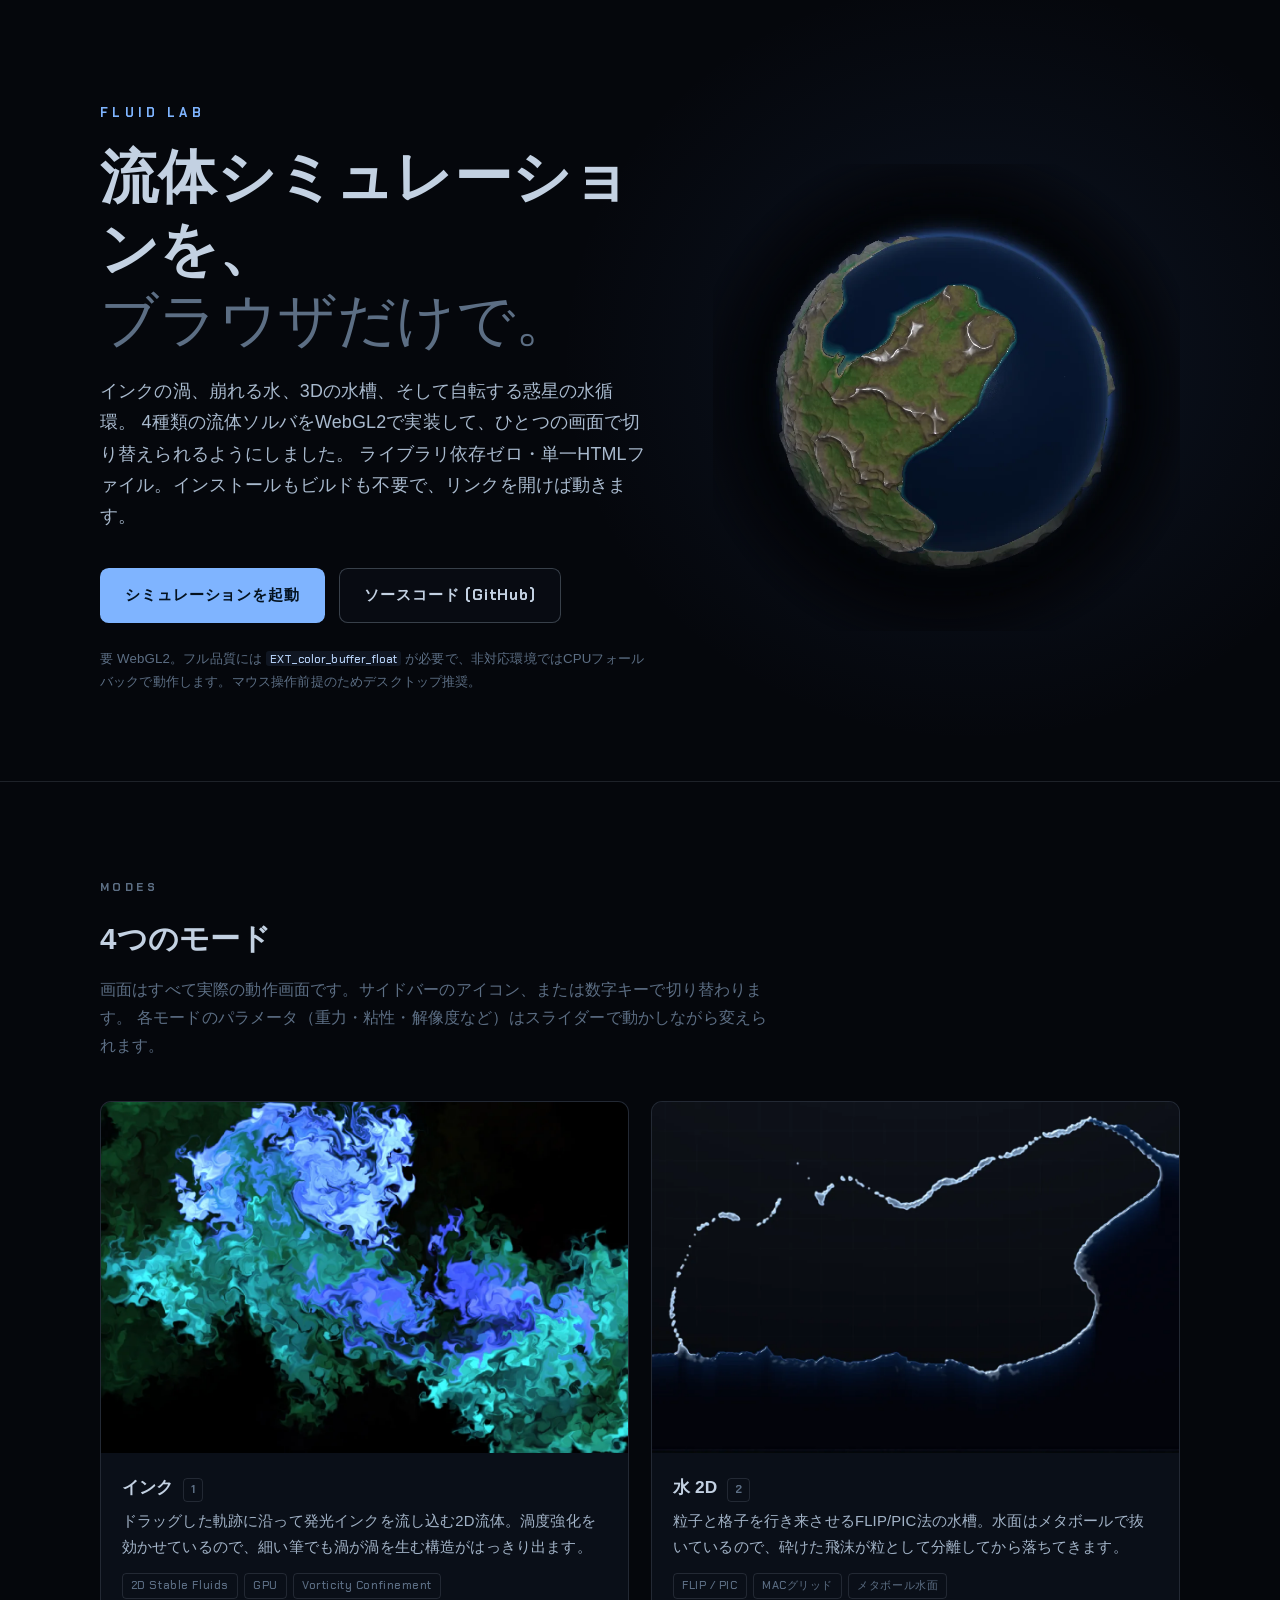
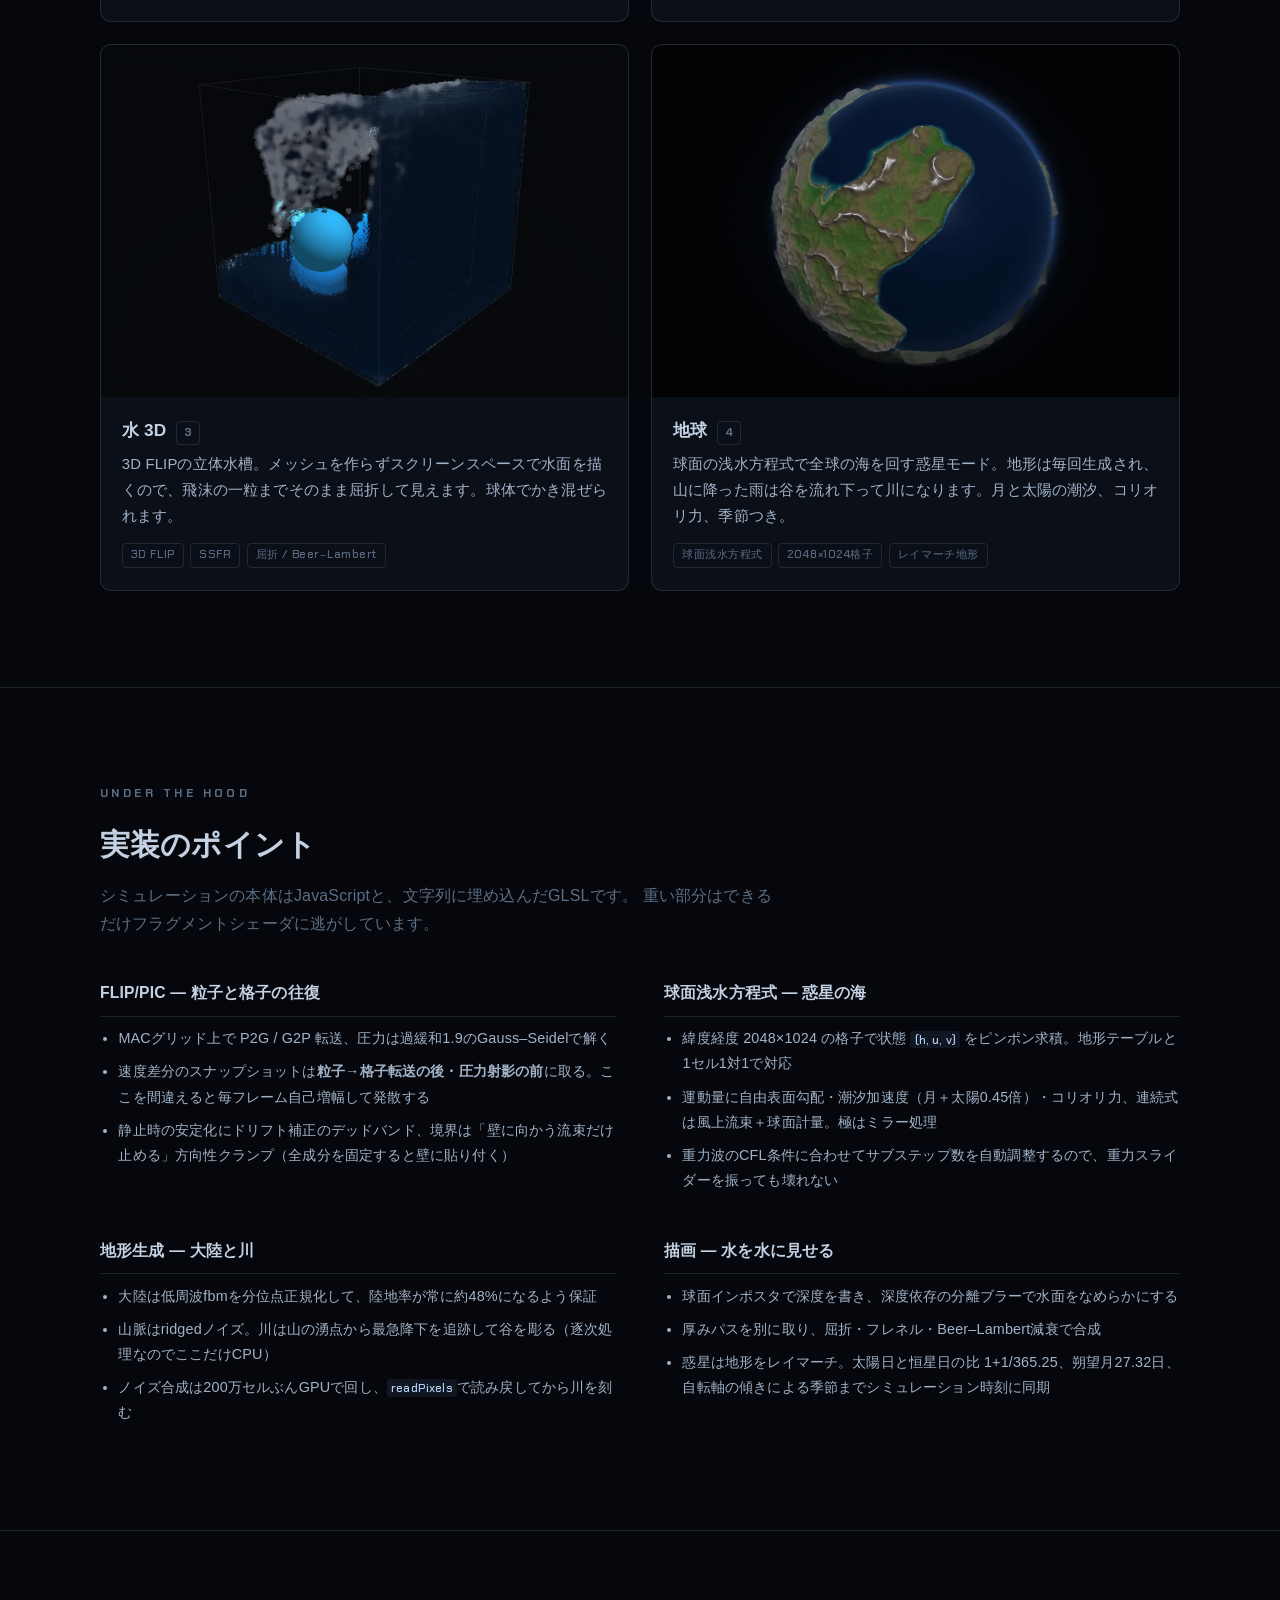
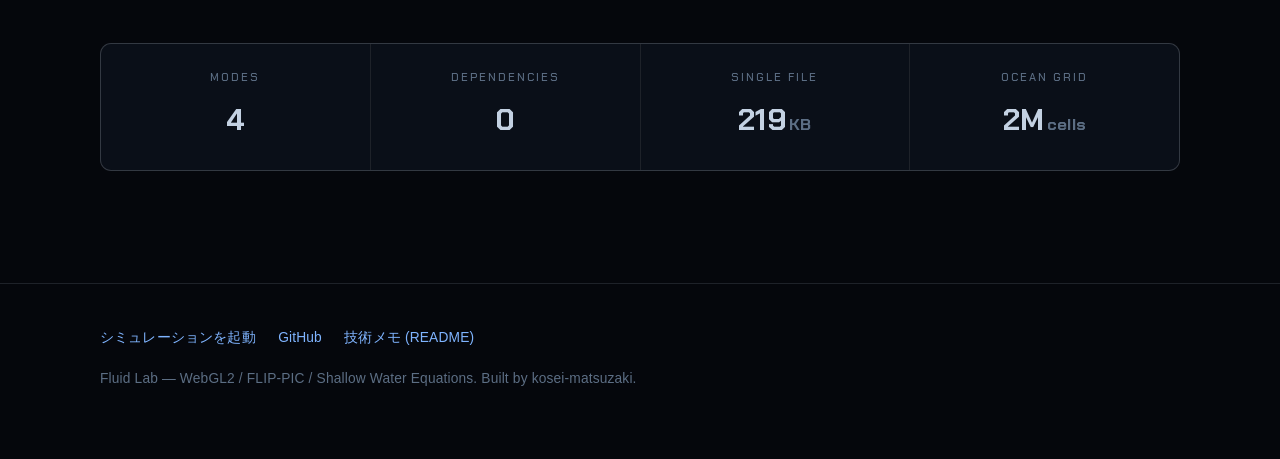
<file: index.html>
<!DOCTYPE html>
<html lang="ja">
<head>
<meta charset="utf-8">
<meta name="viewport" content="width=device-width, initial-scale=1">
<title>Fluid Lab — ブラウザで動く4モード流体シミュレーション</title>
<meta name="description" content="インク・水2D・水3D・地球。WebGL2で書いた4モードのインタラクティブ流体シミュレーション。依存ゼロの単一HTMLファイル。">

<meta property="og:type" content="website">
<meta property="og:url" content="https://kosei-matsuzaki.github.io/fluid-lab/">
<meta property="og:title" content="Fluid Lab — ブラウザで動く4モード流体シミュレーション">
<meta property="og:description" content="インク・水2D・水3D・地球。FLIP/PIC法と球面浅水方程式をWebGL2で実装した、依存ゼロの単一HTML。">
<meta property="og:image" content="https://kosei-matsuzaki.github.io/fluid-lab/assets/og.jpg">
<meta property="og:image:width" content="1200">
<meta property="og:image:height" content="630">
<meta name="twitter:card" content="summary_large_image">
<meta name="twitter:image" content="https://kosei-matsuzaki.github.io/fluid-lab/assets/og.jpg">

<link rel="icon" href="assets/favicon.svg" type="image/svg+xml">
<link rel="icon" href="favicon.ico" sizes="32x32">
<link rel="stylesheet" href="assets/chakra-petch.css">
<style>
  :root {
    --ground: #05070C;
    --raise: #0A0F18;
    --line: rgba(184, 199, 218, 0.14);
    --line-strong: rgba(184, 199, 218, 0.28);
    --text: #C3D1E2;
    --muted: #5C6E84;
    --accent: #7FB4FF;
    --font-ui: "Hiragino Sans", "Yu Gothic UI", "Noto Sans JP", Meiryo, ui-sans-serif, sans-serif;
    --font-disp: "Chakra Petch", ui-monospace, "Cascadia Code", monospace;
  }
  * { box-sizing: border-box; }
  html { -webkit-text-size-adjust: 100%; }
  body {
    margin: 0;
    background: var(--ground);
    color: var(--text);
    font-family: var(--font-ui);
    line-height: 1.75;
    letter-spacing: 0.01em;
  }
  a { color: var(--accent); }
  img { max-width: 100%; display: block; }
  .wrap { width: min(1080px, 100% - 2.5rem); margin-inline: auto; }

  /* ---- hero ---- */
  .hero { position: relative; overflow: hidden; border-bottom: 1px solid var(--line); }
  /* faint bloom behind the globe so the column does not read as a pasted box */
  .hero::before {
    content: ""; position: absolute; inset: 0; pointer-events: none;
    background: radial-gradient(46% 70% at 76% 46%, rgba(60,110,190,0.13), transparent 70%);
  }
  .hero-grid {
    position: relative;
    display: grid;
    grid-template-columns: minmax(0, 1.08fr) minmax(0, 0.92fr);
    align-items: center;
    gap: clamp(1.5rem, 5vw, 4rem);
    padding: clamp(3.2rem, 8vw, 6.5rem) 0 clamp(3.2rem, 7vw, 5.5rem);
  }
  .hero-art img {
    width: 100%; height: auto;
    /* the source frame is near-black around the planet; fading the square's
       edge lets the atmosphere glow bleed into the page background */
    -webkit-mask-image: radial-gradient(circle at 50% 50%, #000 56%, transparent 78%);
    mask-image: radial-gradient(circle at 50% 50%, #000 56%, transparent 78%);
  }
  .eyebrow {
    font-family: var(--font-disp); font-weight: 700;
    font-size: 0.8rem; letter-spacing: 0.34em; color: var(--accent);
    text-transform: uppercase; margin: 0 0 1.1rem;
  }
  h1 {
    font-size: clamp(2rem, 6.4vw, 3.6rem);
    line-height: 1.24; margin: 0 0 1.2rem; font-weight: 700;
    letter-spacing: 0.005em;
  }
  h1 .thin { color: var(--muted); font-weight: 500; }
  .lead { max-width: 40rem; font-size: clamp(1rem, 2.3vw, 1.12rem); color: #A9BACE; margin: 0 0 2.2rem; }
  .cta { display: flex; flex-wrap: wrap; gap: 0.9rem; align-items: center; }
  .btn {
    display: inline-flex; align-items: center; gap: 0.55rem;
    font-family: var(--font-disp); font-weight: 700; font-size: 0.95rem;
    letter-spacing: 0.06em; text-decoration: none;
    padding: 0.82rem 1.5rem; border-radius: 0.55rem;
    border: 1px solid transparent; transition: transform .16s ease, background .16s ease, border-color .16s ease;
  }
  .btn-primary { background: var(--accent); color: #04121F; }
  .btn-primary:hover { background: #9CC6FF; transform: translateY(-1px); }
  .btn-ghost { border-color: var(--line-strong); color: var(--text); background: rgba(10,15,24,0.6); }
  .btn-ghost:hover { border-color: var(--accent); color: var(--accent); transform: translateY(-1px); }
  .req { margin: 1.5rem 0 0; font-size: 0.83rem; color: var(--muted); }

  /* ---- sections ---- */
  section { padding: clamp(3.5rem, 8vw, 6rem) 0; }
  section + section { border-top: 1px solid var(--line); }
  .sec-label {
    font-family: var(--font-disp); font-weight: 700;
    font-size: 0.72rem; letter-spacing: 0.3em; color: var(--muted);
    text-transform: uppercase; margin: 0 0 0.9rem;
  }
  h2 { font-size: clamp(1.35rem, 3.4vw, 1.85rem); margin: 0 0 0.7rem; font-weight: 700; }
  .sec-lead { color: var(--muted); max-width: 42rem; margin: 0 0 2.6rem; }

  /* ---- mode cards ---- */
  .modes { display: grid; grid-template-columns: repeat(2, 1fr); gap: 1.4rem; }
  .card {
    background: var(--raise); border: 1px solid var(--line);
    border-radius: 0.7rem; overflow: hidden;
    display: flex; flex-direction: column;
    transition: border-color .18s ease, transform .18s ease;
  }
  .card:hover { border-color: var(--line-strong); transform: translateY(-2px); }
  .card figure { margin: 0; aspect-ratio: 3 / 2; background: #000; }
  .card figure img { width: 100%; height: 100%; object-fit: cover; }
  .card-body { padding: 1.15rem 1.3rem 1.4rem; }
  .card-head { display: flex; align-items: baseline; gap: 0.6rem; margin-bottom: 0.35rem; }
  .card-head h3 { font-size: 1.08rem; margin: 0; font-weight: 700; }
  .key {
    font-family: var(--font-disp); font-size: 0.72rem; font-weight: 700;
    color: var(--muted); border: 1px solid var(--line);
    border-radius: 0.25rem; padding: 0.05rem 0.42rem; letter-spacing: 0.08em;
  }
  .card p { margin: 0 0 0.85rem; font-size: 0.93rem; color: #A2B3C7; }
  .tags { display: flex; flex-wrap: wrap; gap: 0.4rem; list-style: none; margin: 0; padding: 0; }
  .tags li {
    font-family: var(--font-disp); font-size: 0.7rem; letter-spacing: 0.05em;
    color: var(--muted); border: 1px solid var(--line);
    border-radius: 0.25rem; padding: 0.12rem 0.5rem;
  }

  /* ---- tech notes ---- */
  .notes { display: grid; grid-template-columns: repeat(2, minmax(0, 1fr)); gap: 2.2rem 3rem; }
  .note h3 {
    font-size: 0.98rem; margin: 0 0 0.6rem; font-weight: 700;
    padding-bottom: 0.55rem; border-bottom: 1px solid var(--line);
  }
  .note ul { margin: 0; padding-left: 1.15rem; }
  .note li { font-size: 0.9rem; color: #A2B3C7; margin-bottom: 0.5rem; }
  code {
    font-family: var(--font-disp); font-size: 0.85em;
    background: rgba(127,180,255,0.09); color: #B7D2F7;
    padding: 0.06em 0.34em; border-radius: 0.2rem;
  }

  /* ---- spec strip ---- */
  .spec { display: grid; grid-template-columns: repeat(4, 1fr); gap: 1px; background: var(--line); border: 1px solid var(--line); border-radius: 0.7rem; overflow: hidden; }
  .spec div { background: var(--raise); padding: 1.5rem 1.2rem; text-align: center; }
  .spec dt { font-family: var(--font-disp); font-size: 0.7rem; letter-spacing: 0.18em; color: var(--muted); text-transform: uppercase; }
  .spec dd { font-family: var(--font-disp); font-weight: 700; font-size: clamp(1.3rem, 3.6vw, 1.9rem); margin: 0.35rem 0 0; color: var(--text); }
  .spec dd .unit { font-size: 0.55em; color: var(--muted); margin-left: 0.15em; }

  footer { border-top: 1px solid var(--line); padding: 2.6rem 0 3.4rem; color: var(--muted); font-size: 0.86rem; }
  .foot-links { display: flex; flex-wrap: wrap; gap: 1.4rem; margin-bottom: 1.1rem; }
  .foot-links a { text-decoration: none; }
  .foot-links a:hover { text-decoration: underline; }

  @media (max-width: 880px) {
    .hero-grid { grid-template-columns: 1fr; padding-top: clamp(2rem, 6vw, 3rem); }
    /* planet leads on narrow screens, copy follows */
    .hero-art { order: -1; max-width: 20rem; margin-inline: auto; }
    .notes { grid-template-columns: 1fr; }
  }
  @media (max-width: 720px) {
    .modes { grid-template-columns: 1fr; }
    .spec { grid-template-columns: repeat(2, 1fr); }
    .btn { flex: 1 1 auto; justify-content: center; }
  }
  @media (prefers-reduced-motion: reduce) {
    * { transition: none !important; }
  }
</style>
</head>
<body>

<header class="hero">
  <div class="wrap hero-grid">
  <div class="hero-copy">
    <p class="eyebrow">Fluid Lab</p>
    <h1>流体シミュレーションを、<br><span class="thin">ブラウザだけで。</span></h1>
    <p class="lead">
      インクの渦、崩れる水、3Dの水槽、そして自転する惑星の水循環。
      4種類の流体ソルバをWebGL2で実装して、ひとつの画面で切り替えられるようにしました。
      ライブラリ依存ゼロ・単一HTMLファイル。インストールもビルドも不要で、リンクを開けば動きます。
    </p>
    <div class="cta">
      <a class="btn btn-primary" href="fluid-lab.html">シミュレーションを起動</a>
      <a class="btn btn-ghost" href="https://github.com/kosei-matsuzaki/fluid-lab">ソースコード (GitHub)</a>
    </div>
    <p class="req">要 WebGL2。フル品質には <code>EXT_color_buffer_float</code> が必要で、非対応環境ではCPUフォールバックで動作します。マウス操作前提のためデスクトップ推奨。</p>
  </div>
  <div class="hero-art">
    <img src="assets/globe.webp" alt="" width="900" height="900" fetchpriority="high">
  </div>
  </div>
</header>

<section>
  <div class="wrap">
    <p class="sec-label">Modes</p>
    <h2>4つのモード</h2>
    <p class="sec-lead">
      画面はすべて実際の動作画面です。サイドバーのアイコン、または数字キーで切り替わります。
      各モードのパラメータ（重力・粘性・解像度など）はスライダーで動かしながら変えられます。
    </p>

    <div class="modes">
      <article class="card">
        <figure><img src="assets/ink.webp" alt="インクモード: 青と緑の発光インクが渦を巻いて混ざり合う様子" loading="lazy" width="1200" height="800"></figure>
        <div class="card-body">
          <div class="card-head"><h3>インク</h3><span class="key">1</span></div>
          <p>ドラッグした軌跡に沿って発光インクを流し込む2D流体。渦度強化を効かせているので、細い筆でも渦が渦を生む構造がはっきり出ます。</p>
          <ul class="tags"><li>2D Stable Fluids</li><li>GPU</li><li>Vorticity Confinement</li></ul>
        </div>
      </article>

      <article class="card">
        <figure><img src="assets/water2d.webp" alt="水2Dモード: 崩れた水が右壁を駆け上がり、水滴を飛ばしながら砕ける波" loading="lazy" width="1200" height="800"></figure>
        <div class="card-body">
          <div class="card-head"><h3>水 2D</h3><span class="key">2</span></div>
          <p>粒子と格子を行き来させるFLIP/PIC法の水槽。水面はメタボールで抜いているので、砕けた飛沫が粒として分離してから落ちてきます。</p>
          <ul class="tags"><li>FLIP / PIC</li><li>MACグリッド</li><li>メタボール水面</li></ul>
        </div>
      </article>

      <article class="card">
        <figure><img src="assets/water3d.webp" alt="水3Dモード: 立方体の水槽の中で球体が水をかき混ぜ、壁面に泡が飛び散る様子" loading="lazy" width="1200" height="800"></figure>
        <div class="card-body">
          <div class="card-head"><h3>水 3D</h3><span class="key">3</span></div>
          <p>3D FLIPの立体水槽。メッシュを作らずスクリーンスペースで水面を描くので、飛沫の一粒までそのまま屈折して見えます。球体でかき混ぜられます。</p>
          <ul class="tags"><li>3D FLIP</li><li>SSFR</li><li>屈折 / Beer–Lambert</li></ul>
        </div>
      </article>

      <article class="card">
        <figure><img src="assets/earth.webp" alt="地球モード: 手続き生成された大陸と海を持つ惑星。雪をかぶった山脈と大気の光が見える" loading="lazy" width="1200" height="800"></figure>
        <div class="card-body">
          <div class="card-head"><h3>地球</h3><span class="key">4</span></div>
          <p>球面の浅水方程式で全球の海を回す惑星モード。地形は毎回生成され、山に降った雨は谷を流れ下って川になります。月と太陽の潮汐、コリオリ力、季節つき。</p>
          <ul class="tags"><li>球面浅水方程式</li><li>2048×1024格子</li><li>レイマーチ地形</li></ul>
        </div>
      </article>
    </div>
  </div>
</section>

<section>
  <div class="wrap">
    <p class="sec-label">Under the hood</p>
    <h2>実装のポイント</h2>
    <p class="sec-lead">
      シミュレーションの本体はJavaScriptと、文字列に埋め込んだGLSLです。
      重い部分はできるだけフラグメントシェーダに逃がしています。
    </p>

    <div class="notes">
      <div class="note">
        <h3>FLIP/PIC — 粒子と格子の往復</h3>
        <ul>
          <li>MACグリッド上で P2G / G2P 転送、圧力は過緩和1.9のGauss–Seidelで解く</li>
          <li>速度差分のスナップショットは<strong>粒子→格子転送の後・圧力射影の前</strong>に取る。ここを間違えると毎フレーム自己増幅して発散する</li>
          <li>静止時の安定化にドリフト補正のデッドバンド、境界は「壁に向かう流束だけ止める」方向性クランプ（全成分を固定すると壁に貼り付く）</li>
        </ul>
      </div>

      <div class="note">
        <h3>球面浅水方程式 — 惑星の海</h3>
        <ul>
          <li>緯度経度 2048×1024 の格子で状態 <code>(h, u, v)</code> をピンポン求積。地形テーブルと1セル1対1で対応</li>
          <li>運動量に自由表面勾配・潮汐加速度（月＋太陽0.45倍）・コリオリ力、連続式は風上流束＋球面計量。極はミラー処理</li>
          <li>重力波のCFL条件に合わせてサブステップ数を自動調整するので、重力スライダーを振っても壊れない</li>
        </ul>
      </div>

      <div class="note">
        <h3>地形生成 — 大陸と川</h3>
        <ul>
          <li>大陸は低周波fbmを分位点正規化して、陸地率が常に約48%になるよう保証</li>
          <li>山脈はridgedノイズ。川は山の湧点から最急降下を追跡して谷を彫る（逐次処理なのでここだけCPU）</li>
          <li>ノイズ合成は200万セルぶんGPUで回し、<code>readPixels</code>で読み戻してから川を刻む</li>
        </ul>
      </div>

      <div class="note">
        <h3>描画 — 水を水に見せる</h3>
        <ul>
          <li>球面インポスタで深度を書き、深度依存の分離ブラーで水面をなめらかにする</li>
          <li>厚みパスを別に取り、屈折・フレネル・Beer–Lambert減衰で合成</li>
          <li>惑星は地形をレイマーチ。太陽日と恒星日の比 1+1/365.25、朔望月27.32日、自転軸の傾きによる季節までシミュレーション時刻に同期</li>
        </ul>
      </div>
    </div>
  </div>
</section>

<section>
  <div class="wrap">
    <dl class="spec">
      <div><dt>Modes</dt><dd>4</dd></div>
      <div><dt>Dependencies</dt><dd>0</dd></div>
      <div><dt>Single file</dt><dd>219<span class="unit">KB</span></dd></div>
      <div><dt>Ocean grid</dt><dd>2M<span class="unit">cells</span></dd></div>
    </dl>
  </div>
</section>

<footer>
  <div class="wrap">
    <div class="foot-links">
      <a href="fluid-lab.html">シミュレーションを起動</a>
      <a href="https://github.com/kosei-matsuzaki/fluid-lab">GitHub</a>
      <a href="https://github.com/kosei-matsuzaki/fluid-lab#readme">技術メモ (README)</a>
    </div>
    <p>Fluid Lab — WebGL2 / FLIP-PIC / Shallow Water Equations. Built by kosei-matsuzaki.</p>
  </div>
</footer>

</body>
</html>
</file>
<file: assets/chakra-petch.css>
/* Extracted verbatim from src/style.css so the landing page shares the app's display face. */
@font-face {
  font-family: 'Chakra Petch';
  font-style: normal;
  font-weight: 500;
  src: url([data-uri]) format('woff2');
  unicode-range: U+0000-00FF;
}
@font-face {
  font-family: 'Chakra Petch';
  font-style: normal;
  font-weight: 700;
  src: url([data-uri]) format('woff2');
  unicode-range: U+0000-00FF;
}
</file>
